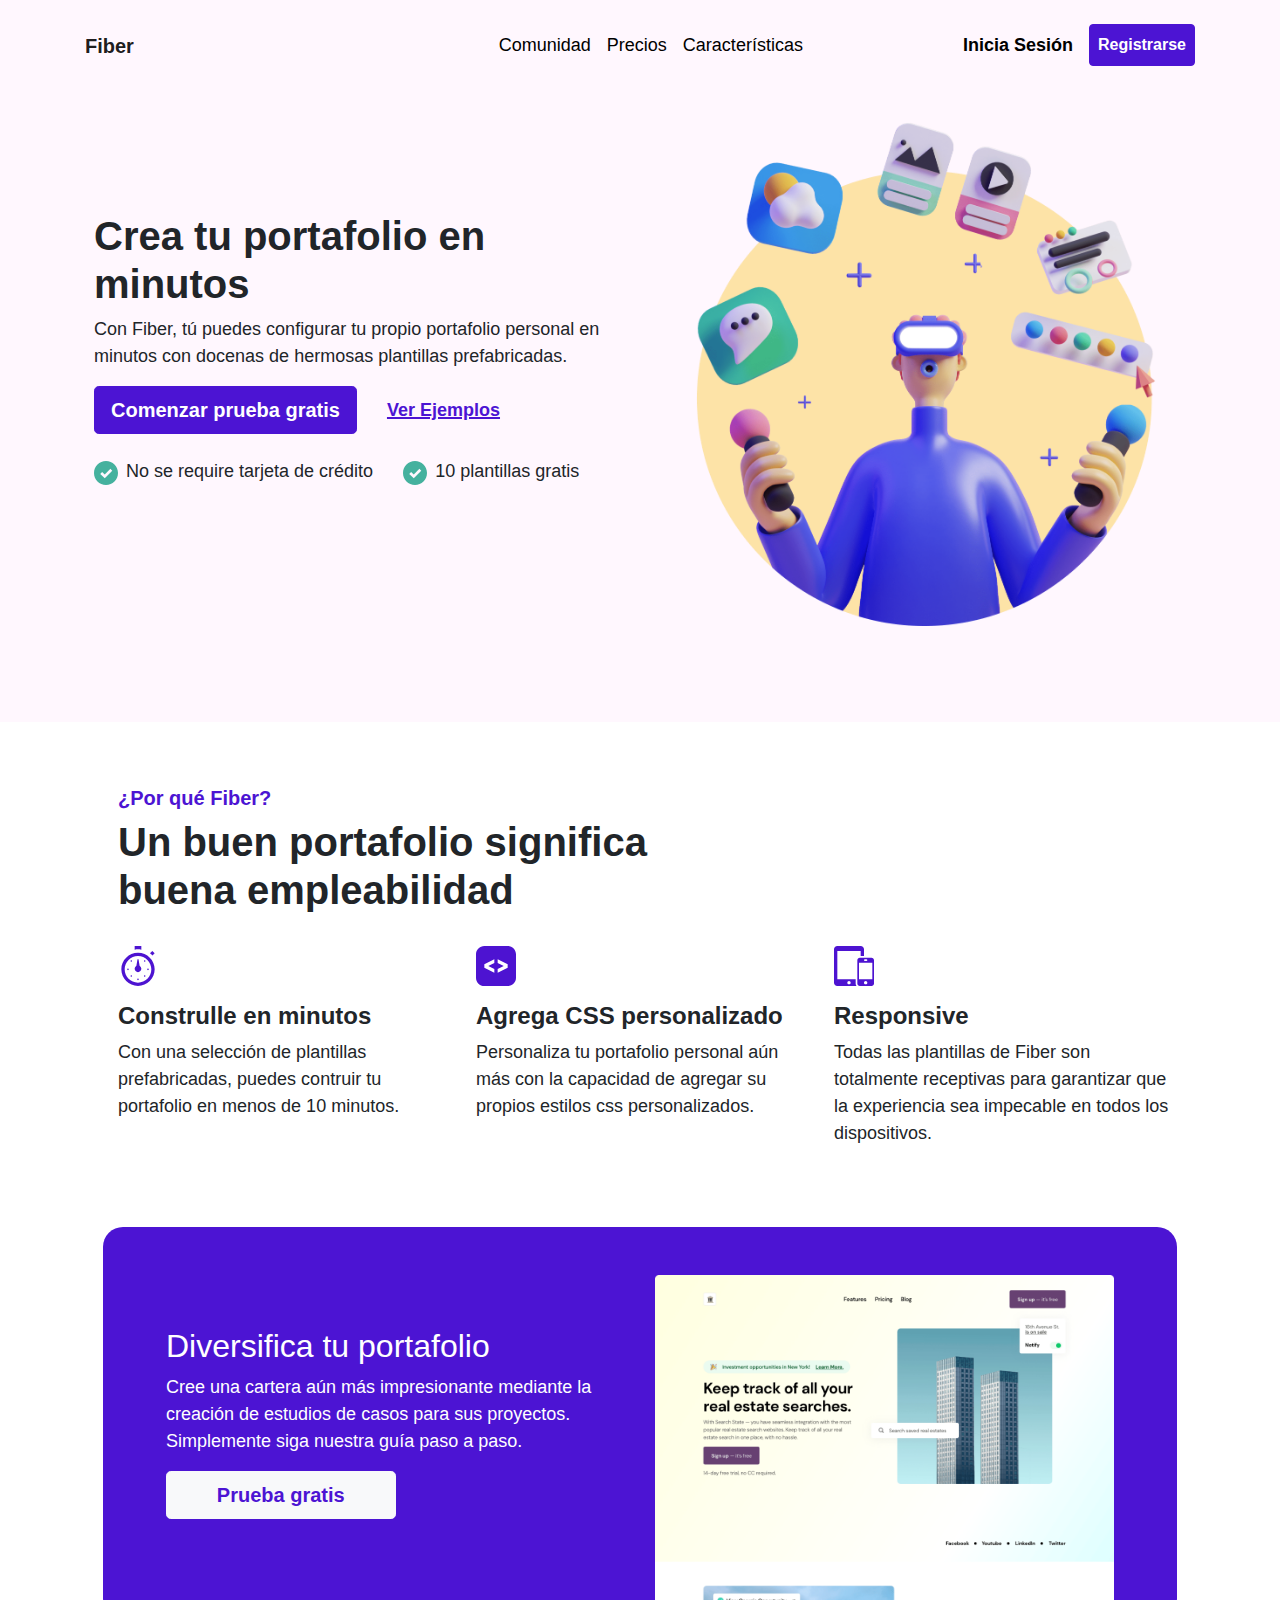
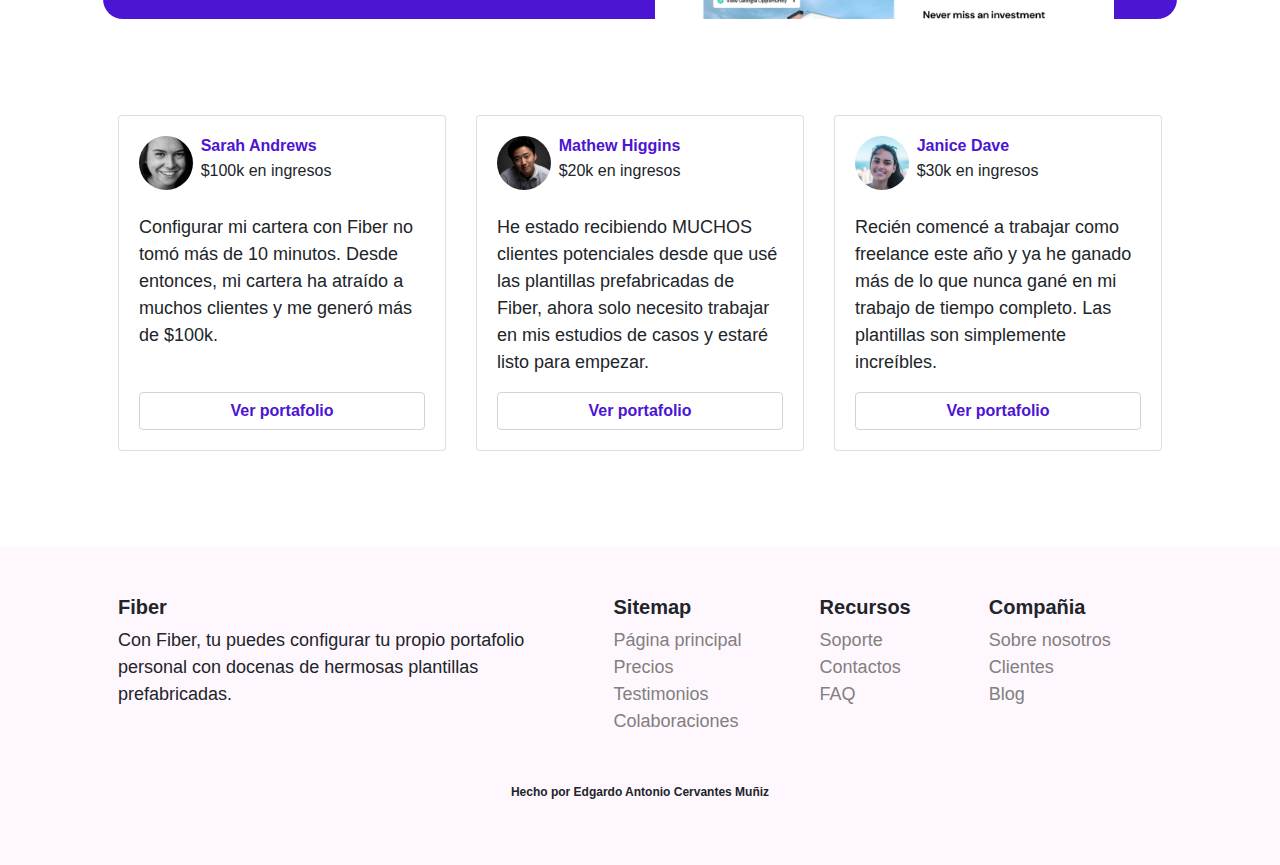
<file: index.html>
<!DOCTYPE html>
<html>
<head>
	<meta charset="utf-8">
	<meta name="viewport" content="width=device-width, initial-scale=1">

	<link rel="stylesheet" type="text/css" href="bootstrap/css/bootstrap.min.css">
	<link rel="stylesheet" type="text/css" href="bootstrap/css/fiber-style.css">
	<title>Fiber</title>
</head>
<body>
	<nav class="navbar navbar-light bg-lightpink navbar-expand-sm fixed-top pt-4">
      <div class="container">
        <a href="index.html" class="navbar-brand"><strong>Fiber</strong></a>

        <button type="button" class="navbar-toggler" data-toggle="collapse" data-target="#menu-principal" aria-controls="menu-principal" aria-expanded="false">
          <img src="images/Hamburger Menu.svg">
        </button>

        <div class="collapse navbar-collapse" id="menu-principal">
          <ul class="navbar-nav ml-auto">
            <li class="nav-item"><a href="#" class="nav-link">Comunidad</a></li>
            <li class="nav-item"><a href="#" class="nav-link">Precios</a></li>
            <li class="nav-item mr-md-5 pr-md-5"><a href="#" class="nav-link">Características</a></li>
            <li class="nav-item ml-md-5"><a href="views/login.html" class="nav-link text-black"><strong>Inicia Sesión</strong></a></li>
            <li class="nav-item ml-md-2"><a href="views/registro.html" class="btn btn-primary nav-link btn-reg"><strong>Registrarse</strong></a></li>
          </ul>
        </div>

      </div>      
    </nav>

    <!--*************************HEADER*****************************-->
	<header>
		<div class="container py-md-5">
			<div class="row mb-md-5 d-flex">
				<div class="col-12 col-md-6 text-center order-md-1">
					<img src="images/hero-Illustration.png" class="img-fluid img-principal">
				</div>
				<article class="col-12 col-md-6 my-4 px-5 px-md-4 align-self-md-center">
					<h1><strong>Crea tu portafolio en minutos</strong></h1>
					<p>Con Fiber, tú puedes configurar tu propio portafolio personal en minutos con docenas de hermosas plantillas prefabricadas.</p>

					<div class="row text-center d-flex">
						<div class="col-12 col-md-auto">
							<button class="btn btn-block btn-lg btn-primary mb-3 mb-md-0"><strong>Comenzar prueba gratis</strong></button>
						</div>
						<div class="col-12 col-md-auto align-self-md-center">
							<a href=""><strong>Ver Ejemplos</strong></a>
						</div>
					</div>

					<div class="row mt-4">
						<div class="col-12 col-md-auto">
							<p><img src="images/Checkmark.svg" class="pr-2">No se require tarjeta de crédito</p>
						</div>
						<div class="col-12 col-md-auto">
							<p><img src="images/Checkmark.svg" class="pr-2">10 plantillas gratis</p>
						</div>
					</div>
					
				</article>
			</div>
		</div>
	</header>

	<!--*************************POR QUE FIBER*****************************-->
	<section class="why-fiber">
		<div class="container my-5 px-5 py-3">
			<div class="row">
				<div class="col-12 w-fiber">
					<h5><strong>¿Por qué Fiber?</strong></h3>
					<h1><strong>Un buen portafolio significa buena empleabilidad</strong></h1>
				</div>				
			</div>
			<div class="row">
				<article class="col-12 col-md-4 pr-md-2 mt-4">
					<img src="images/time.svg" class="mb-3">
					<h4><strong>Construlle en minutos</strong></h4>
					<p>Con una selección de plantillas prefabricadas, puedes contruir tu portafolio en menos de 10 minutos.</p>
				</article>
				<article class="col-12 col-md-4 pr-md-2 mt-4">
					<img src="images/code.svg" class="mb-3">
					<h4><strong>Agrega CSS personalizado</strong></h4>
					<p>Personaliza tu portafolio personal aún más con la capacidad de agregar su propios estilos css personalizados.</p>
				</article>
				<article class="col-12 col-md-4 pr-md-2 mt-4">
					<img src="images/allSizes.svg" class="mb-3">
					<h4><strong>Responsive</strong></h4>
					<p>Todas las plantillas de Fiber son totalmente receptivas para garantizar que la experiencia sea impecable en todos los dispositivos.</p>
				</article>
			</div>
		</div>
	</section>

	<!--*************************DIVERSIFICA TU PORTAFOLIO*****************************-->
	<section class="diversifica">
		<div class="container px-5">
			<div class="row bg-primary pt-5 px-5 text-white border-rounded d-flex">
				<article class="col-12 col-md-6 pb-5 align-self-md-center">
					<h2>Diversifica tu portafolio</h2>
					<p>Cree una cartera aún más impresionante mediante la creación de estudios de casos para sus proyectos. Simplemente siga nuestra guía paso a paso.</p>
					<div class="row">
						<div class="col-12">
							<button class="btn btn-lg btn-light"><strong>Prueba gratis</strong></button>
						</div>						
					</div>					
				</article>
				<div class="col-12 col-md-6">
					<img src="images/Page Image.png" class="img-fluid img-muestra">
				</div>
			</div>
		</div>
	</section>

	<!--*************************CLIENTES*****************************-->
	<section>
		<div class="container my-5 py-5 px-5">
			<div class="row">

				<article class="col-12 col-md-4 mb-5 mb-md-0">
					<div class="card">
						<div class="card-body">
							<div class="row">
								<div class="col-2">
									<img src="images/User Avatar.svg">
								</div>
								<div class="col-10 pl-4">
									<h6 class="card-title"><strong>Sarah Andrews</strong></h6>
									<h6 class="card-subtitle">$100k en ingresos</h6>
								</div>
							</div>							
							<p class="card-text pt-4">Configurar mi cartera con Fiber no tomó más de 10 minutos. Desde entonces, mi cartera ha atraído a muchos clientes y me generó más de $100k.</p><br>
							<a href="" class="btn btn-block btn-outline-secondary">Ver portafolio</a>
						</div>
					</div>
				</article>

				<article class="col-12 col-md-4 mb-5 mb-md-0">
					<div class="card">
						<div class="card-body">
							<div class="row">
								<div class="col-2">
									<img src="images/User Avatar 2.svg">
								</div>
								<div class="col-10 pl-4">
									<h6 class="card-title"><strong>Mathew Higgins</strong></h6>
									<h6 class="card-subtitle">$20k en ingresos</h6>
								</div>
							</div>							
							<p class="card-text pt-4">He estado recibiendo MUCHOS clientes potenciales desde que usé las plantillas prefabricadas de Fiber, ahora solo necesito trabajar en mis estudios de casos y estaré listo para empezar.</p>
							<a href="" class="btn btn-block btn-outline-secondary">Ver portafolio</a>
						</div>
					</div>
				</article>

				<article class="col-12 col-md-4 mb-5 mb-md-0">
					<div class="card">
						<div class="card-body">
							<div class="row">
								<div class="col-2">
									<img src="images/User Avatar 32.svg">
								</div>
								<div class="col-10 pl-4">
									<h6 class="card-title"><strong>Janice Dave</strong></h6>
									<h6 class="card-subtitle">$30k en ingresos</h6>
								</div>
							</div>							
							<p class="card-text pt-4">Recién comencé a trabajar como freelance este año y ya he ganado más de lo que nunca gané en mi trabajo de tiempo completo. Las plantillas son simplemente increíbles.</p>
							<a href="" class="btn btn-block btn-outline-secondary">Ver portafolio</a>
						</div>
					</div>
				</article>
			</div>
		</div>
	</section>

	<!--*************************FOOTER*****************************-->
	<footer>
		<div class="container py-5 px-5">
			<div class="row">
			<div class="col-12 col-md-5 mr-5">
				<h5>Fiber</h5>
				<p>Con Fiber, tu puedes configurar tu propio portafolio personal con docenas de hermosas plantillas prefabricadas.</p>
			</div>
			<div class="col-12 mt-3 mt-md-0 col-md-auto mr-5">
				<h5>Sitemap</h5>
				<ul>
					<li><a href="">Página principal</a></li>
					<li><a href="">Precios</a></li>
					<li><a href="">Testimonios</a></li>
					<li><a href="">Colaboraciones</a></li>
				</ul>
			</div>
			<div class="col-12 mt-3 mt-md-0 col-md-auto mr-5">
				<h5>Recursos</h5>
				<ul>
					<li><a href="">Soporte</a></li>
					<li><a href="">Contactos</a></li>
					<li><a href="">FAQ</a></li>
				</ul>
			</div>
			<div class="col-12 mt-3 mt-md-0 col-md-auto mr-5">
				<h5>Compañia</h5>
				<ul>
					<li><a href="">Sobre nosotros</a></li>
					<li><a href="">Clientes</a></li>
					<li><a href="">Blog</a></li>
				</ul>
			</div>			
		</div>	

		<div class="row mt-5">
			<div class="col text-center">
				<p class="derechos">Hecho por Edgardo Antonio Cervantes Muñiz</p>
			</div>
		</div>	
		</div>
		
	</footer>

		<script src="bootstrap/js/jquery-3.3.1.min.js"></script>
    <script src="bootstrap/js/bootstrap.min.js"></script>
</body>
</html>
</file>
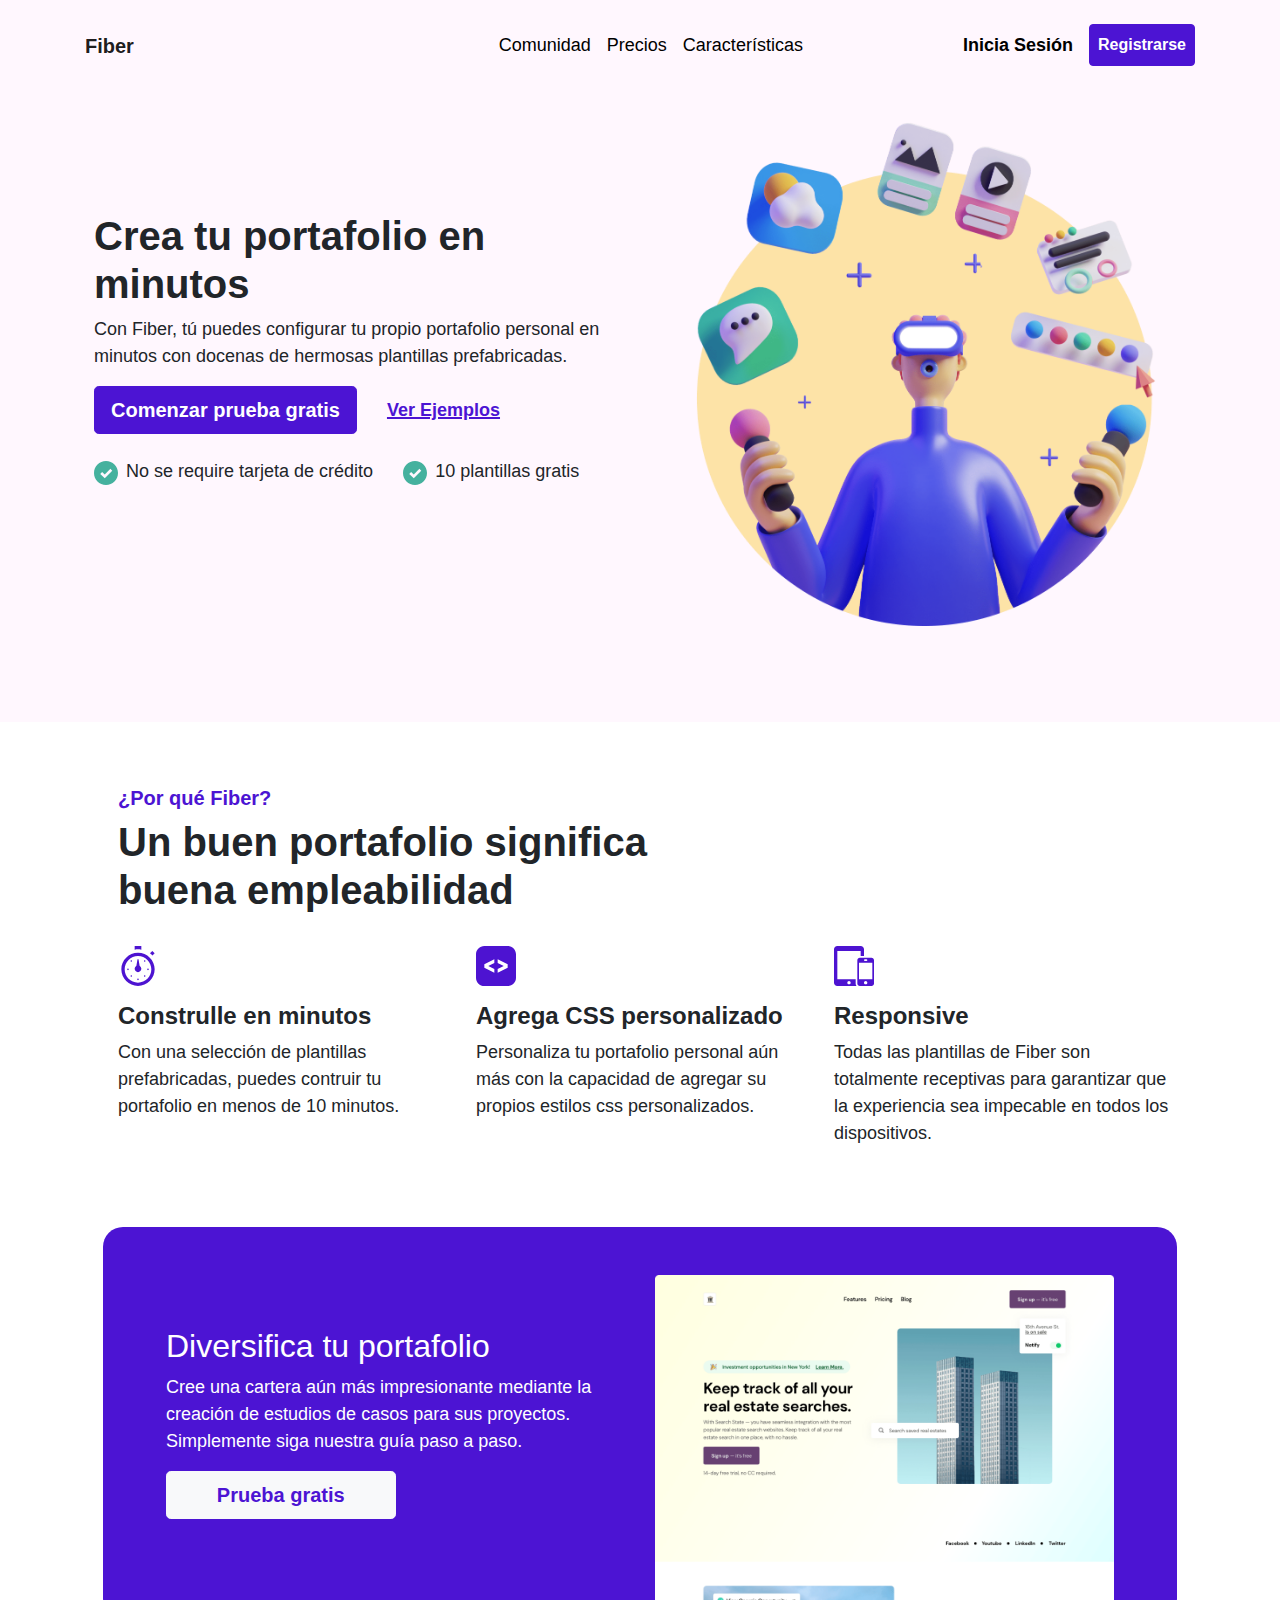
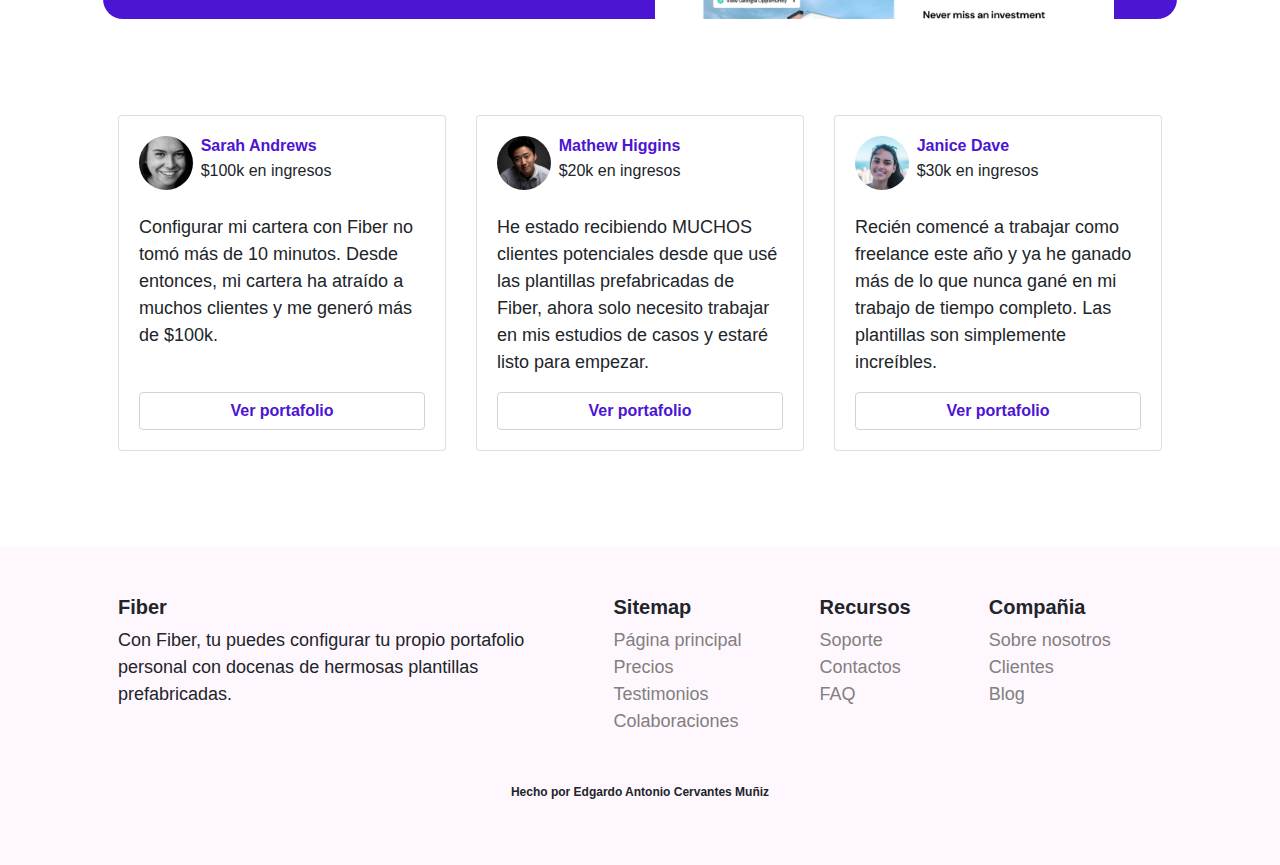
<file: views/homepage.html>
<!DOCTYPE html>
<html lang="es">
<head>
	<meta charset="utf-8">
	<meta name="viewport" content="width=device-width, initial-scale=1">

	<link rel="stylesheet" type="text/css" href="../bootstrap/css/bootstrap.min.css">
	<link rel="stylesheet" type="text/css" href="../bootstrap/css/style-home.css">
	<title>Home</title>
</head>
<body>
	
<nav class="navbar navbar-light bg-lightpink navbar-expand-sm fixed-top pt-4">
      <div class="container">
        <a href="homepage.html" class="navbar-brand"><strong>Fiber</strong></a>

        <button type="button" class="navbar-toggler" data-toggle="collapse" data-target="#menu-principal" aria-controls="menu-principal" aria-expanded="false">
          <img src="../images/Hamburger Menu.svg">
        </button>

        <div class="collapse navbar-collapse" id="menu-principal">
          <ul class="navbar-nav ml-auto">
            <li class="nav-item"><a href="#" class="nav-link">Comunidad</a></li>
            <li class="nav-item"><a href="#" class="nav-link">Precios</a></li>
            <li class="nav-item mr-md-5 pr-md-5"><a href="#" class="nav-link">Características</a></li>
            <li class="nav-item ml-md-5"><a href="#" class="nav-link text-black" id="logOut"><strong>Cerrar Sesión</strong></a></li> 
            <li class="nav-item ml-md-2"><a href="profile.html" class="btn btn-primary nav-link btn-reg px-4"><strong>Perfil</strong></a></li>           
          </ul>
        </div>

      </div>      
    </nav>

   <!--*************************BODY*****************************-->
   <div class="container my-5 pt-5">
   	<div class="row mt-5">
   		<div class="col-12 text-center">
   			<h1><strong>Nuestras plantillas tienen todo lo que necesitas.</strong></h1>
   		</div>
   	</div>
   	<div class="row mt-5">
   		<div class="col-12 col-md-3 d-flex justify-content-center mb-3">
   			<div class="card" style="width: 18rem;">
			  <img class="card-img-top" src="../images/template 1.png" class="img-fluid">
			  <div class="card-body text-center">
			    <h5 class="card-title">Plantilla</h5>
			    <p class="card-text">Some quick example text to build on the card title and make up the bulk of the card's content.</p>
			    <a href="#" class="btn btn-primary">Ver más</a>
			  </div>
			</div>
   		</div>
   		<div class="col-12 col-md-3 d-flex justify-content-center mb-3">
   			<div class="card" style="width: 18rem;">
			  <img class="card-img-top" src="../images/template 2.png" class="img-fluid">
			  <div class="card-body text-center">
			    <h5 class="card-title">Plantilla</h5>
			    <p class="card-text">Some quick example text to build on the card title and make up the bulk of the card's content.</p>
			    <a href="#" class="btn btn-primary">Ver más</a>
			  </div>
			</div>
   		</div>
   		<div class="col-12 col-md-3 d-flex justify-content-center mb-3">
   			<div class="card" style="width: 18rem;">
			  <img class="card-img-top" src="../images/template 3.png" class="img-fluid">
			  <div class="card-body text-center">
			    <h5 class="card-title">Plantilla</h5>
			    <p class="card-text">Some quick example text to build on the card title and make up the bulk of the card's content.</p>
			    <a href="#" class="btn btn-primary">Ver más</a>
			  </div>
			</div>
   		</div>
   		<div class="col-12 col-md-3 d-flex justify-content-center mb-3">
   			<div class="card" style="width: 18rem;">
			  <img class="card-img-top" src="../images/template 4.jpeg" class="img-fluid">
			  <div class="card-body text-center">
			    <h5 class="card-title">Plantilla</h5>
			    <p class="card-text">Some quick example text to build on the card title and make up the bulk of the card's content.</p>
			    <a href="#" class="btn btn-primary">Ver más</a>
			  </div>
			</div>
   		</div>
   	</div>
   </div>

   <!--*************************FOOTER*****************************-->
	<footer>
		<div class="container py-5 px-5">
			<div class="row">
			<div class="col-12 col-md-5 mr-5">
				<h5>Fiber</h5>
				<p>Con Fiber, tu puedes configurar tu propio portafolio personal con docenas de hermosas plantillas prefabricadas.</p>
			</div>
			<div class="col-12 mt-3 mt-md-0 col-md-auto mr-5">
				<h5>Sitemap</h5>
				<ul>
					<li><a href="">Página principal</a></li>
					<li><a href="">Precios</a></li>
					<li><a href="">Testimonios</a></li>
					<li><a href="">Colaboraciones</a></li>
				</ul>
			</div>
			<div class="col-12 mt-3 mt-md-0 col-md-auto mr-5">
				<h5>Recursos</h5>
				<ul>
					<li><a href="">Soporte</a></li>
					<li><a href="">Contactos</a></li>
					<li><a href="">FAQ</a></li>
				</ul>
			</div>
			<div class="col-12 mt-3 mt-md-0 col-md-auto mr-5">
				<h5>Compañia</h5>
				<ul>
					<li><a href="">Sobre nosotros</a></li>
					<li><a href="">Clientes</a></li>
					<li><a href="">Blog</a></li>
				</ul>
			</div>			
		</div>
		</div>
	</footer>

	<script type="text/javascript" src="../js/jquery-3.6.0.min.js"></script>
   <script src="../bootstrap/js/bootstrap.min.js"></script>
   <script type="text/javascript" src="../js/home.js"></script>
   </body>
</html>
</file>
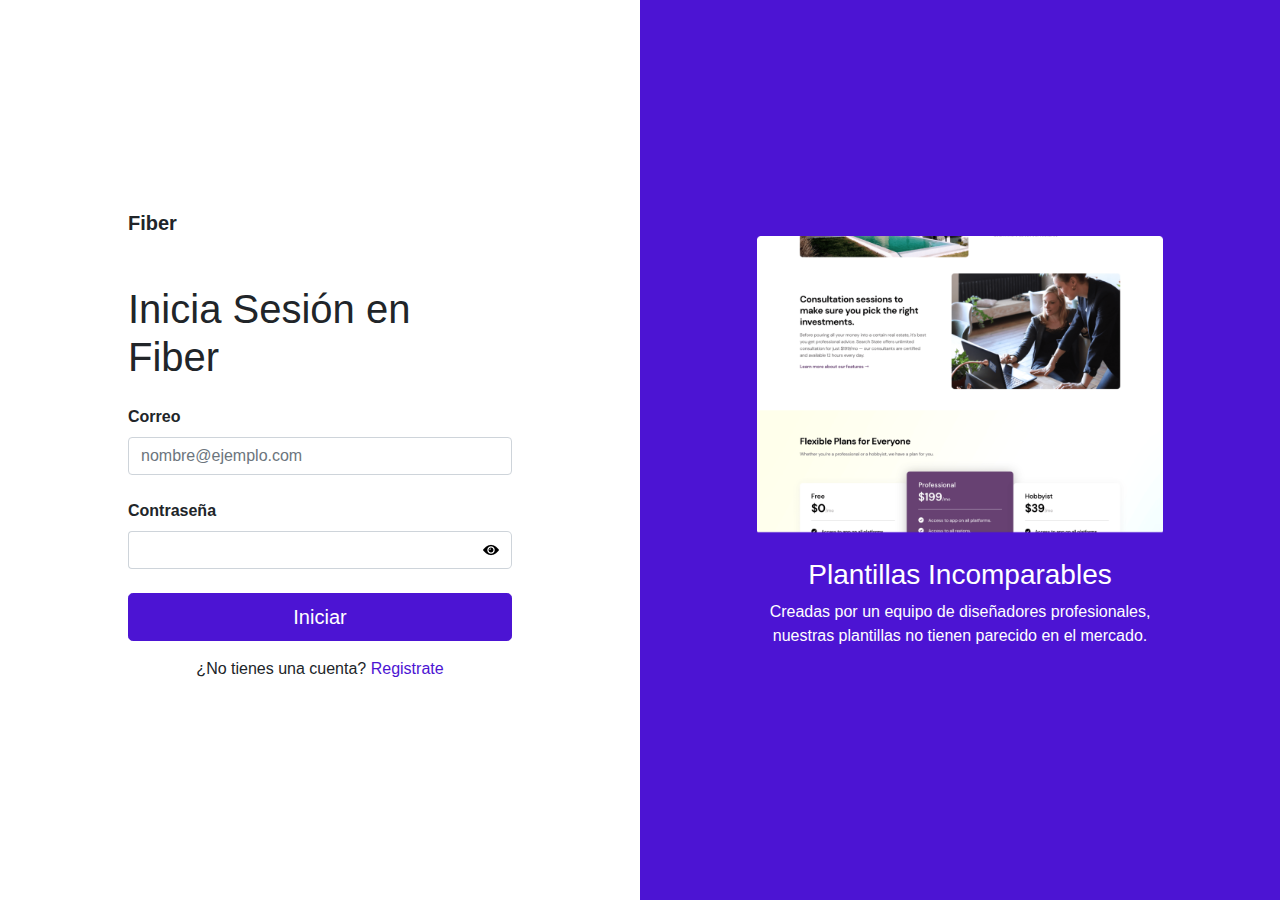
<file: views/login.html>
<!DOCTYPE html>
<html>
<head>
	<meta charset="utf-8">
	<meta name="viewport" content="width=device-width, initial-scale=1">

	<link rel="stylesheet" type="text/css" href="../bootstrap/css/bootstrap.min.css">
	<link rel="stylesheet" type="text/css" href="../bootstrap/css/style-login.css">
	<title>Login Fiber</title>
</head>
<body>
	<header>
		<div class="container-fluid">
			<div class="row allview d-flex">
				<div class="col-md-6 divForm align-self-md-center my-5 my-md-2">

					<div id="error-login">
						<div class="msj-login">
							<label>El correo o la contraseña son incorrectos.</label>
						</div>
					</div>

					<div id="login-vacio">
						<div class="msj-vacio">
							<label>Debe llenar todos los campos.</label>
						</div>
					</div>


					<a href="../index.html" class="h5 titleFiber"><strong>Fiber</strong></a>
					<h1 class="mt-4 mb-4 mt-md-5">Inicia Sesión en Fiber</h1>

					<form id="form_login" method="POST" autocomplete="off" >						
						<div class="form-group mb-3 mb-md-4">
							<label for="correoL" class="font-weight-bold">Correo</label>
							<input class="form-control" type="text" name="correoL" id="correoL" placeholder="nombre@ejemplo.com">
							<span id="spanEmail">El formato del correo debe ser nombre@ejemplo.com.</span>
						</div>
						<div class="form-group mb-3 mb-md-4">
							<label for="contraseñaL" class="font-weight-bold">Contraseña</label>
							<div class="input-group" id="inputPass">
							<input class="form-control" type="password" name="contraseñaL" id="contraseñaL">
							<span class="input-group-text" id="ver"><img src="../images/ver.png"></span>
							</div>
							<span id="spanPass">Debe contener de 4 a 12 caracteres.</span>
						</div>						

						<button class="btn btn-block btn-lg btn-primary mb-3">Iniciar</button>
					</form>

					<div class="mt-md-3 text-center">
						<label class="text-center">¿No tienes una cuenta? <a href="registro.html" class="color-text">Registrate</a></label>
					</div>
					
				</div>

				<div class="col-md-6 banner text-center d-flex">
					<div class=" col-12 align-self-md-center">
						<img src="../images/Sign Up Image.png" class="img-fluid">
						<h3 class="text-white mt-4">Plantillas Incomparables</h3>
						<p class="text-white parrafo">Creadas por un equipo de diseñadores profesionales, nuestras plantillas no tienen parecido en el mercado.</p>
					</div>
					
				</div>
			</div>
		</div>
	</header>

	<script type="text/javascript" src="../js/jquery-3.6.0.min.js"></script>
	<script type="text/javascript" src="../js/inicio_sesion.js"></script>
	
</body>
</html>
</file>
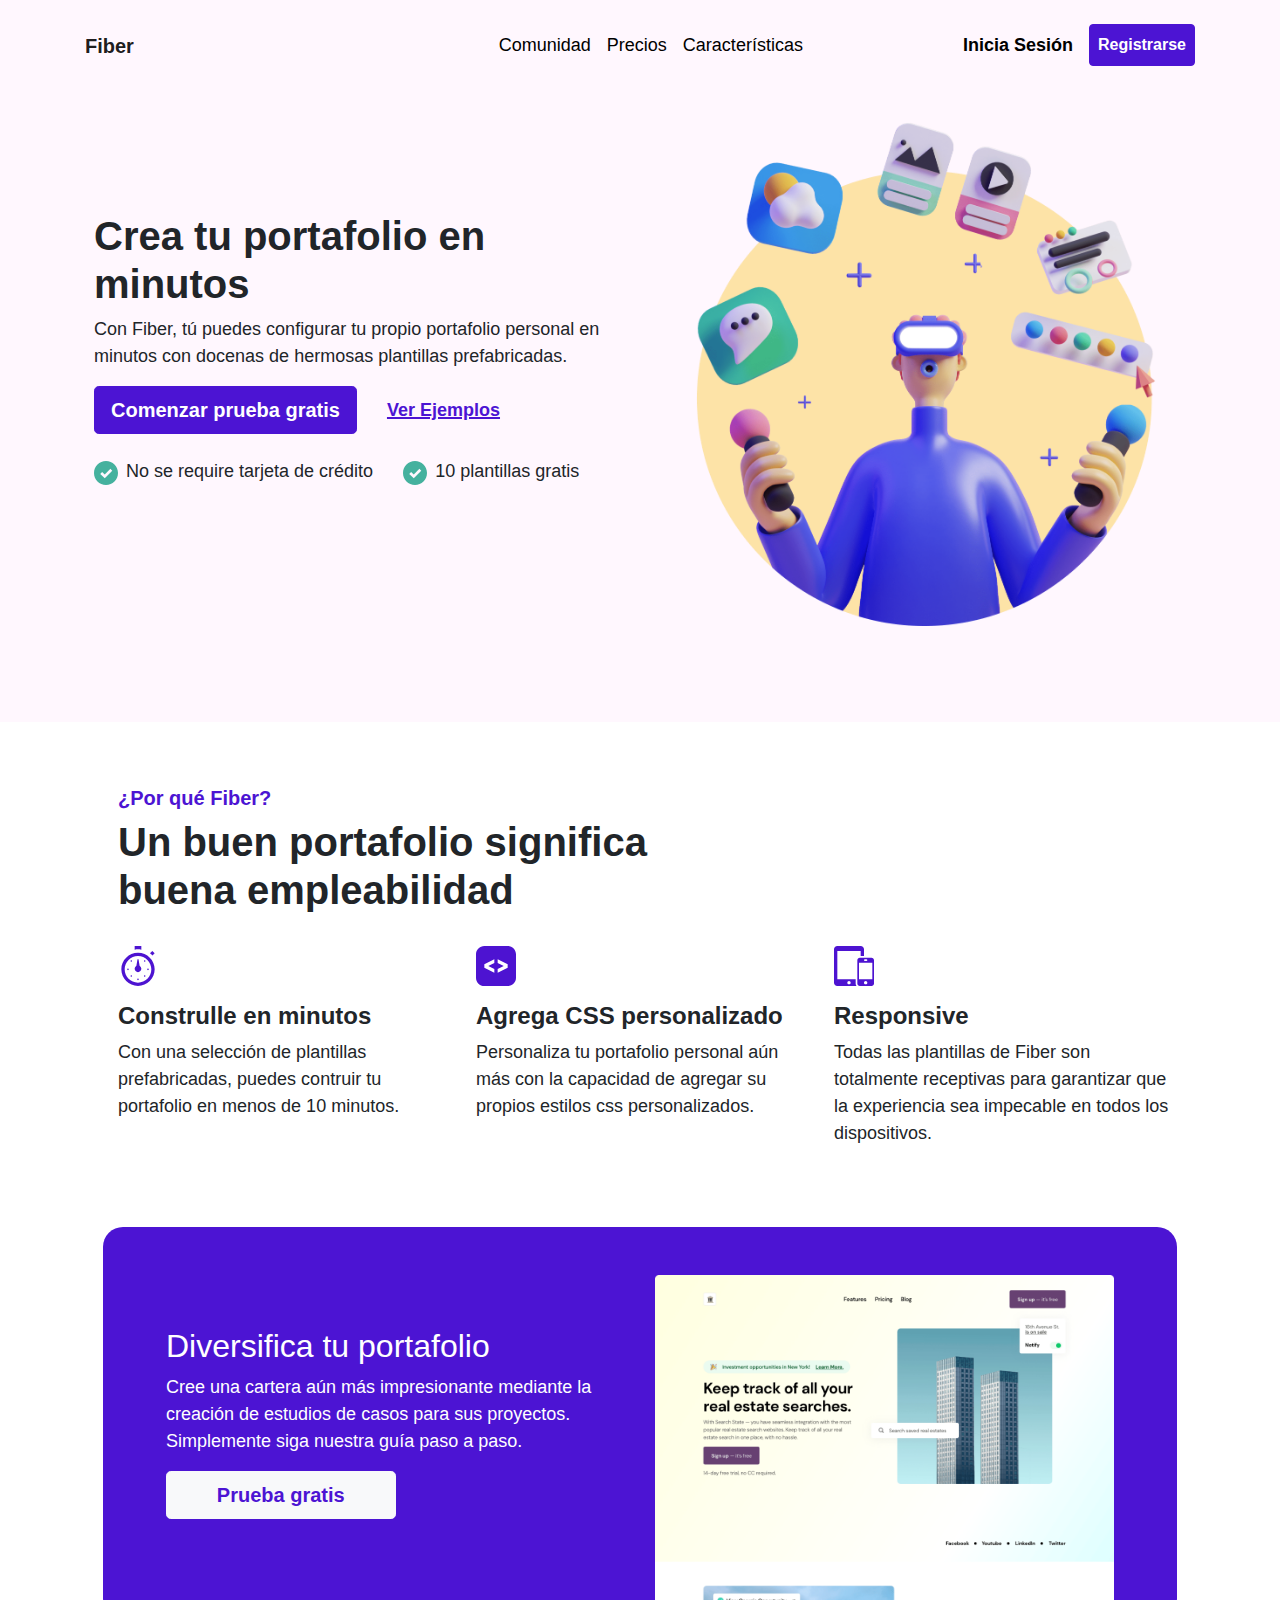
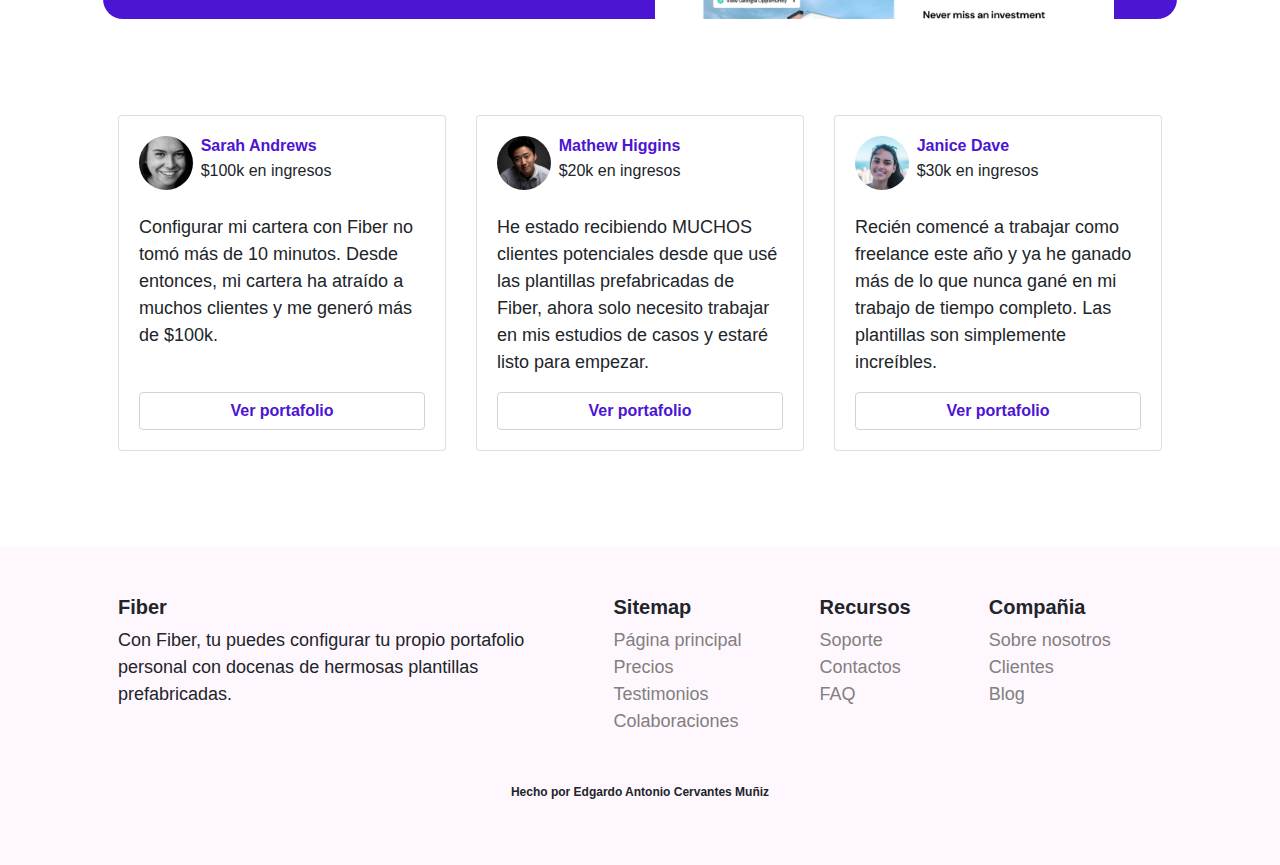
<file: views/profile.html>
<!DOCTYPE html>
<html lang="es">
<head>
	<meta charset="utf-8">
	<meta name="viewport" content="width=device-width, initial-scale=1">

	<link rel="stylesheet" type="text/css" href="../bootstrap/css/bootstrap.min.css">
	<link rel="stylesheet" type="text/css" href="../bootstrap/css/style-profile.css">
	<title>Perfil</title>
</head>
<body>

<nav class="navbar navbar-light bg-lightpink navbar-expand-sm fixed-top pt-4">
      <div class="container">
        <a href="homepage.php" class="navbar-brand"><strong>Fiber</strong></a>

        <button type="button" class="navbar-toggler" data-toggle="collapse" data-target="#menu-principal" aria-controls="menu-principal" aria-expanded="false">
          <img src="../images/Hamburger Menu.svg">
        </button>

        <div class="collapse navbar-collapse" id="menu-principal">
          <ul class="navbar-nav ml-auto">
            <li class="nav-item"><a href="#" class="nav-link">Comunidad</a></li>
            <li class="nav-item"><a href="#" class="nav-link">Precios</a></li>
            <li class="nav-item mr-md-5 pr-md-5"><a href="#" class="nav-link">Características</a></li>
            <li class="nav-item ml-md-5"><a href="#" class="nav-link text-black" id="logOut"><strong>Cerrar Sesión</strong></a></li> 
            <li class="nav-item ml-md-2"><a href="profile.html" class="btn btn-primary nav-link btn-perfil px-4"><strong>Perfil</strong></a></li>           
          </ul>
        </div>

      </div>      
</nav>

<header>	
		<div class="container  mt-5 pt-5">
			<div class="row contenido">				
				<div class="col-12 py-5">					
					<form>
						<div class="text-center mb-4 containerdiv">
							<img src="../images/avatar.jpg" class="img-avatar rounded-circle img-thumbnail">
						</div>
						<div class="form-group">
							<label for="name_user" class="font-weight-bold">Nombre</label>
							<input type="" class="form-control" name="name_user" id="name_user" value="">
						</div>

						<div class="form-group">
							<label for="email_user" class="font-weight-bold">Correo</label>
							<input type="" class="form-control" name="email_user" id="email_user" value="">
						</div>						
					</form>
				</div>
			</div>
		</div>	
</header>

<script src="../js/jquery-3.6.0.min.js"></script>
<script src="../bootstrap/js/popper.min.js"></script>
<script src="../bootstrap/js/bootstrap.min.js"></script>
<script type="text/javascript" src="../js/profile.js"></script>
</body>
</html>
</file>
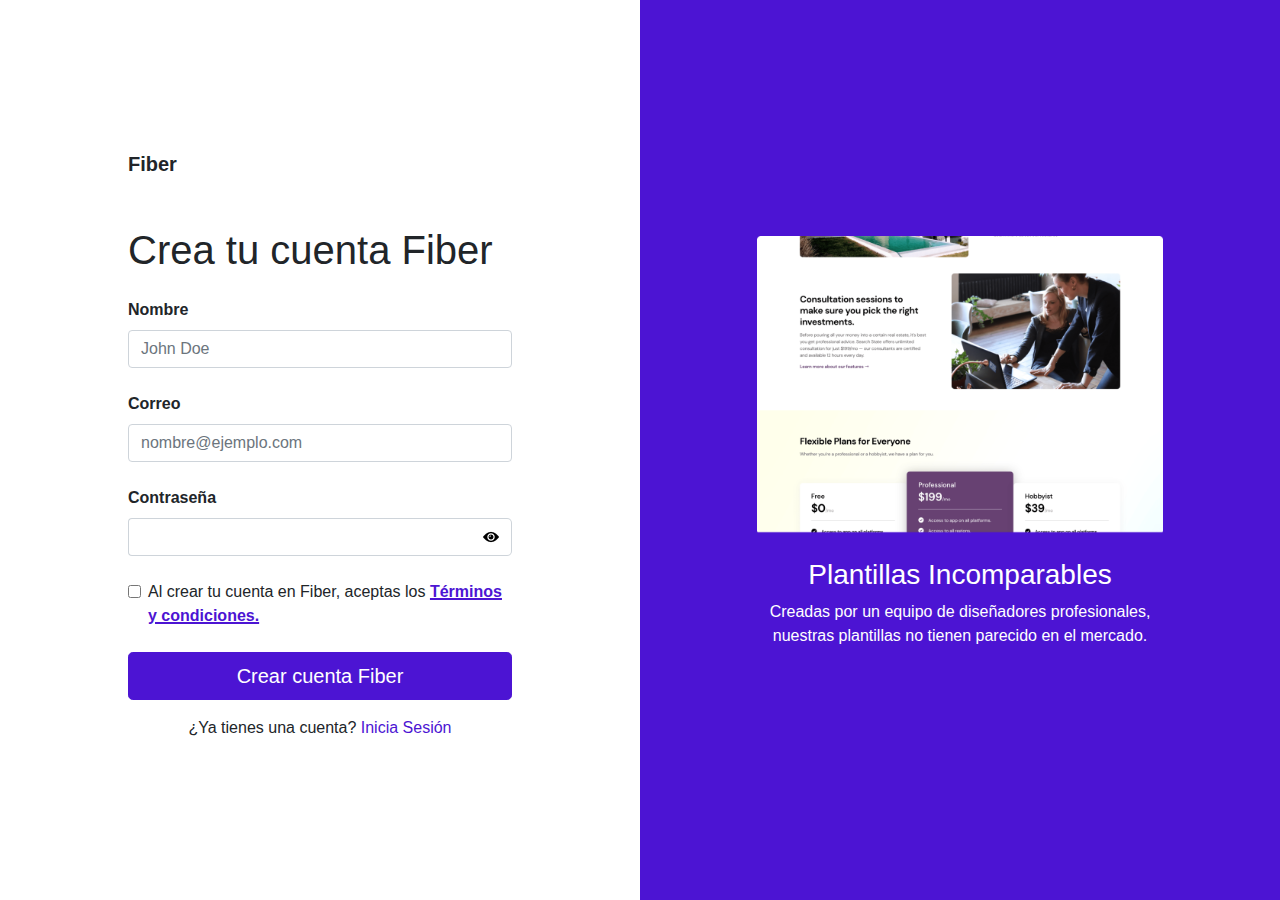
<file: views/registro.html>
<!DOCTYPE html>
<html>
<head>
	<meta charset="utf-8">
	<meta name="viewport" content="width=device-width, initial-scale=1">

	<link rel="stylesheet" type="text/css" href="../bootstrap/css/bootstrap.min.css">
	<link rel="stylesheet" type="text/css" href="../bootstrap/css/style-register.css">
	<title>Registro Fiber</title>
</head>
<body>
	<header>
		<div class="container-fluid">
			<div class="row allview d-flex">
				<div class="col-md-6 divForm align-self-md-center my-5 my-md-2">
					<a href="../index.html" class="h5 titleFiber"><strong class="">Fiber</strong></a>
					<h1 class="mb-4 mb-md-4 mt-5 mt-md-5">Crea tu cuenta Fiber</h1>

					<div id="msg-exito">
						<div class="mensaje">
							<label>¡Registro Exitoso!</label>
						</div>						
					</div>

					<div id="terminos">
						<div class="msj-terminos">
							<label>Debe aceptar los terminos y condiciones.</label>
						</div>						
					</div>

					<div id="msg-error">
						<div class="mensaje-error">
							<label>¡Error! Debe llenar todos los campos</label>
						</div>						
					</div>

					<div id="msg-existe">
						<div class="mensaje-existe">
							<label>El correo electrónico ya existe</label>
						</div>						
					</div>

					<form id="form_registro" method="POST" autocomplete="off">
						<div class="form-group mb-3 mb-md-4">
							<label for="nombre" class="font-weight-bold">Nombre</label>
							<input class="form-control" type="text" name="nombre" id="nombre" placeholder="John Doe">
							<span id="spanName">Solo puede contener letras y debe ingresar su nombre y apellidos.</span>
						</div>
						<div class="form-group mb-3 mb-md-4">
							<label for="correo" class="font-weight-bold">Correo</label>
							<input class="form-control" type="text" name="correo" id="correo" placeholder="nombre@ejemplo.com">
							<span id="spanEmail">El formato del correo debe ser nombre@ejemplo.com.</span>
						</div>
						<div class="form-group mb-3 mb-md-4" class="password">
							<label for="contraseña" class="font-weight-bold">Contraseña</label>
							<div class="input-group">
							<input class="form-control" type="password" name="contraseña" id="contraseña">
							<span class="input-group-text" id="ver"><img src="../images/ver.png"></span>
							</div>
							<span id="spanPass">Debe contener de 4 a 12 caracteres.</span>
						</div>

						<div class="form-check mb-3 mb-md-4">
						    <input class="form-check-input" type="checkbox" id="formCheck" name="formChek">
						    <label class="form-check-label" for="inlineFormCheck">
						      Al crear tu cuenta en Fiber, aceptas los <a href="" class="terminos">Términos y condiciones.</a>
						    </label>
						</div>

						<button type="submit" class="btn btn-block btn-lg btn-primary mb-3 mb-mb-0">Crear cuenta Fiber</button>
					</form>

					<div class="mt-md-3 text-center">
						<label class="text-center">¿Ya tienes una cuenta? <a href="login.html" class="link_login">Inicia Sesión</a></label>
					</div>
					
				</div>
				

				<div class="col-md-6 banner text-center d-flex">
					<div class=" col-12 align-self-md-center">
						<img src="../images/Sign Up Image.png" class="img-fluid">
						<h3 class="text-white mt-4">Plantillas Incomparables</h3>
						<p class="text-white parrafo">Creadas por un equipo de diseñadores profesionales, nuestras plantillas no tienen parecido en el mercado.</p>
					</div>
					
				</div>
			</div>
		</div>
	</header>
</body>
<script type="text/javascript" src="../js/jquery-3.6.0.min.js"></script>
<script type="text/javascript" src="../js/registro-validacion.js"></script>  
</html>
</file>
<file: bootstrap/css/fiber-style.css>
body{
	font-size: 18px;
}
.bg-lightpink{
	background-color: #fff7fe;
}
header{	
	background-color: #fff7fe;
}
header .container{
	margin-top: 40px;
}
.btn-primary{
	background-color: #4c14d3 !important;
	border-color: #4c14d3 !important;
}
header a{
	color: #4c14d3;
	text-decoration: underline 2px;
}
.nav-link{
	color: black !important;
}
.btn-reg{
	color: white !important;
}
/*************************POR QUE FIBER*****************************/
.why-fiber h5{
	color: #4c14d3;
}
.w-fiber{
	max-width: 600px;
}
/*************************DIVERSIFICA TU PORTAFOLIO*****************************/
.diversifica .bg-primary{
	background-color: #4c14d3 !important;
}
.diversifica .btn-light{
	color: #4c14d3;
	width: 50%;
}
.img-muestra{
	object-fit: cover;
}
/*************************CLIENTES*****************************/
.card-title{
	color: #4c14d3;
}
.border-rounded{
	border-radius: 20px;
}
.btn-outline-secondary{
	color: #4c14d3 !important;
	font-weight: bold;
	border-color: lightgrey !important;
}

footer{
	background-color: #fff7fe;
}
footer h5{
	font-weight: bold;
}
footer ul{
	padding: 0px;
	margin: 0px;
}
footer li{
	list-style: none;
}
footer a{
	color: gray;
}
.derechos{
	font-size: 12px;
	font-weight: bold;
}

/********************MEDIA 991***********************/
@media(max-width: 991px){
	header a{
		line-height: 60px;
	}
	.diversifica .btn-light{
		width: 60%;
	}
}
/********************MEDIA 575***********************/
@media(max-width: 575px){
	.diversifica .btn-light{
		width: 100%;
	}
}
</file>
<file: bootstrap/css/style-home.css>
body{
	font-size: 18px;
}
.bg-lightpink{
	background-color: #fff7fe;
}
header{	
	background-color: #fff7fe;
}
header .container{
	margin-top: 40px;
}
.btn-primary{
	background-color: #4c14d3 !important;
	border-color: #4c14d3 !important;
}
header a{
	color: #4c14d3;
	text-decoration: underline 2px;
}
.nav-link{
	color: black !important;
}
.btn-reg{
	color: white !important;
}

footer{
	background-color: #fff7fe;
}
footer h5{
	font-weight: bold;
}
footer ul{
	padding: 0px;
	margin: 0px;
}
footer li{
	list-style: none;
}
footer a{
	color: gray;
}
</file>
<file: bootstrap/css/style-login.css>
.allview{
		height: 100vh;
	}
	.titleFiber:hover{
	text-decoration-line: none !important;
	color: black !important;
}
	.banner{
		background-color: #4c14d3;
	}
	.img-fluid{
		width: 70%;
	}
	.divForm{
		padding: 0% 10%;
	}
	.parrafo{
		padding: 0% 15%;
	}
	.btn-primary{
		background-color: #4c14d3 !important;
		border-color: #4c14d3 !important;
	}
	.color-text{
		color: #4c14d3 !important;
	}
	.terminos{
		color: #4c14d3 !important;
		font-weight: bold;
		text-decoration: underline 2px;
	}
	span{
	color: red;
	font-size: 12px;
	display: none;
}

.correcto{
	border: 2px solid green !important;
}
.incorrecto{
	border: 2px solid red !important;
}


.spanText{
	display: block;
}

#error-login{
	position: absolute;
	top: 0;
	right: 0;
	left: 0;
	bottom: 0;
	margin: auto;
	max-width: 400px;
	height: 80px;
	display: none;
	background-color: red;
	opacity: 0.8;
	border-radius: 40px;
	align-items: center;
}
.msj-login{	
	color: white;
	font-weight: bold;
	font-size: 20px;
	display: flex;
	justify-content: center;
	margin-top: 25px;
}

#login-vacio{
	position: absolute;
	top: 0;
	right: 0;
	left: 0;
	bottom: 0;
	margin: auto;
	max-width: 400px;
	height: 80px;
	display: none;
	background-color: red;
	opacity: 0.8;
	border-radius: 40px;
	align-items: center;
}
.msj-vacio{	
	color: white;
	font-weight: bold;
	font-size: 20px;
	display: flex;
	justify-content: center;
	margin-top: 25px;
}
.input-group-text{
	background-color: white !important;
	border-left: none;
	border-radius: 0px 5px 5px 0px;
	cursor: pointer;
}
#contraseñaL{
	border-right: none;
}

	@media (max-width: 768px){
		.banner{
			display: none !important;
		}
	}
</file>
<file: bootstrap/css/style-profile.css>
body{
		font-size: 18px;
	}
	.contenido{
		width: 60%;
		margin: auto;
	}
	.img-avatar{
		width: 150px;
	}
	.bg-lightpink{
	   background-color: #fff7fe;
    }    
    
    .nav-link{
	color: black !important;
}
.btn-primary{
	background-color: #4c14d3 !important;
	border-color: #4c14d3 !important;
	color: white !important;
}
.img-camara{
	z-index: 1;
}
.containerdiv{
	position: relative;
}

.img-camara{	
	position: absolute;
	right: 40%;
	bottom: 15px;
	z-index: 100;
}
</file>
<file: bootstrap/css/style-register.css>
.allview{
		height: 100vh;
	}
.titleFiber:hover{
	text-decoration-line: none !important;
	color: black !important;
}
#msg-exito{
	position: absolute;
	top: 0;
	right: 0;
	left: 0;
	bottom: 0;
	margin: auto;
	max-width: 400px;
	height: 80px;
	display: none;
	background-color: #1ed12d;
	opacity: 0.8;
	border-radius: 40px;
	align-items: center;
}
.mensaje{	
	color: white;
	font-weight: bold;
	font-size: 20px;
	display: flex;
	justify-content: center;
	margin-top: 25px;
}
#terminos{
	position: absolute;
	top: 0;
	right: 0;
	left: 0;
	bottom: 0;
	margin: auto;
	max-width: 400px;
	height: 80px;
	display: none;
	background-color: red;
	opacity: 0.8;
	border-radius: 40px;
	align-items: center;
}
.msj-terminos{	
	color: white;
	font-weight: bold;
	font-size: 20px;
	display: flex;
	justify-content: center;
	margin-top: 25px;
}
#msg-error, #msg-existe{
	position: absolute;
	top: 0;
	right: 0;
	left: 0;
	bottom: 0;
	margin: auto;
	max-width: 400px;
	height: 80px;
	display: none;
	background-color: red;
	opacity: 0.8;
	border-radius: 40px;
	align-items: center;
}
.mensaje-error, .mensaje-existe{	
	color: white;
	font-weight: bold;
	font-size: 20px;
	display: flex;
	justify-content: center;
	margin-top: 25px;
}
span{
	color: red;
	font-size: 12px;
	display: none;
}
.spanText{
	display: block;
}
.correcto{
	border: 2px solid green !important;
}
.incorrecto{
	border: 2px solid red !important;
}
.banner{
	background-color: #4c14d3;
}
.img-fluid{
	width: 70%;
}
.divForm{
	padding: 0% 10%;
}
.parrafo{
	padding: 0% 15%;
}
.btn-primary{
	background-color: #4c14d3 !important;
	border-color: #4c14d3 !important;
}
.link_login{
	color: #4c14d3 !important;
}
.link_login:hover{
	color: #4c14d3 !important;
	text-decoration: underline;
}
.terminos{
	color: #4c14d3 !important;
	font-weight: bold;
	text-decoration: underline 2px;
}
.input-group-text{
	background-color: white !important;
	border-left: none;
	border-radius: 0px 5px 5px 0px;
	cursor: pointer;
}
#contraseña{
	border-right: none;
}

@media (max-width: 768px){
	.banner{
		display: none !important;
	}
}
</file>
